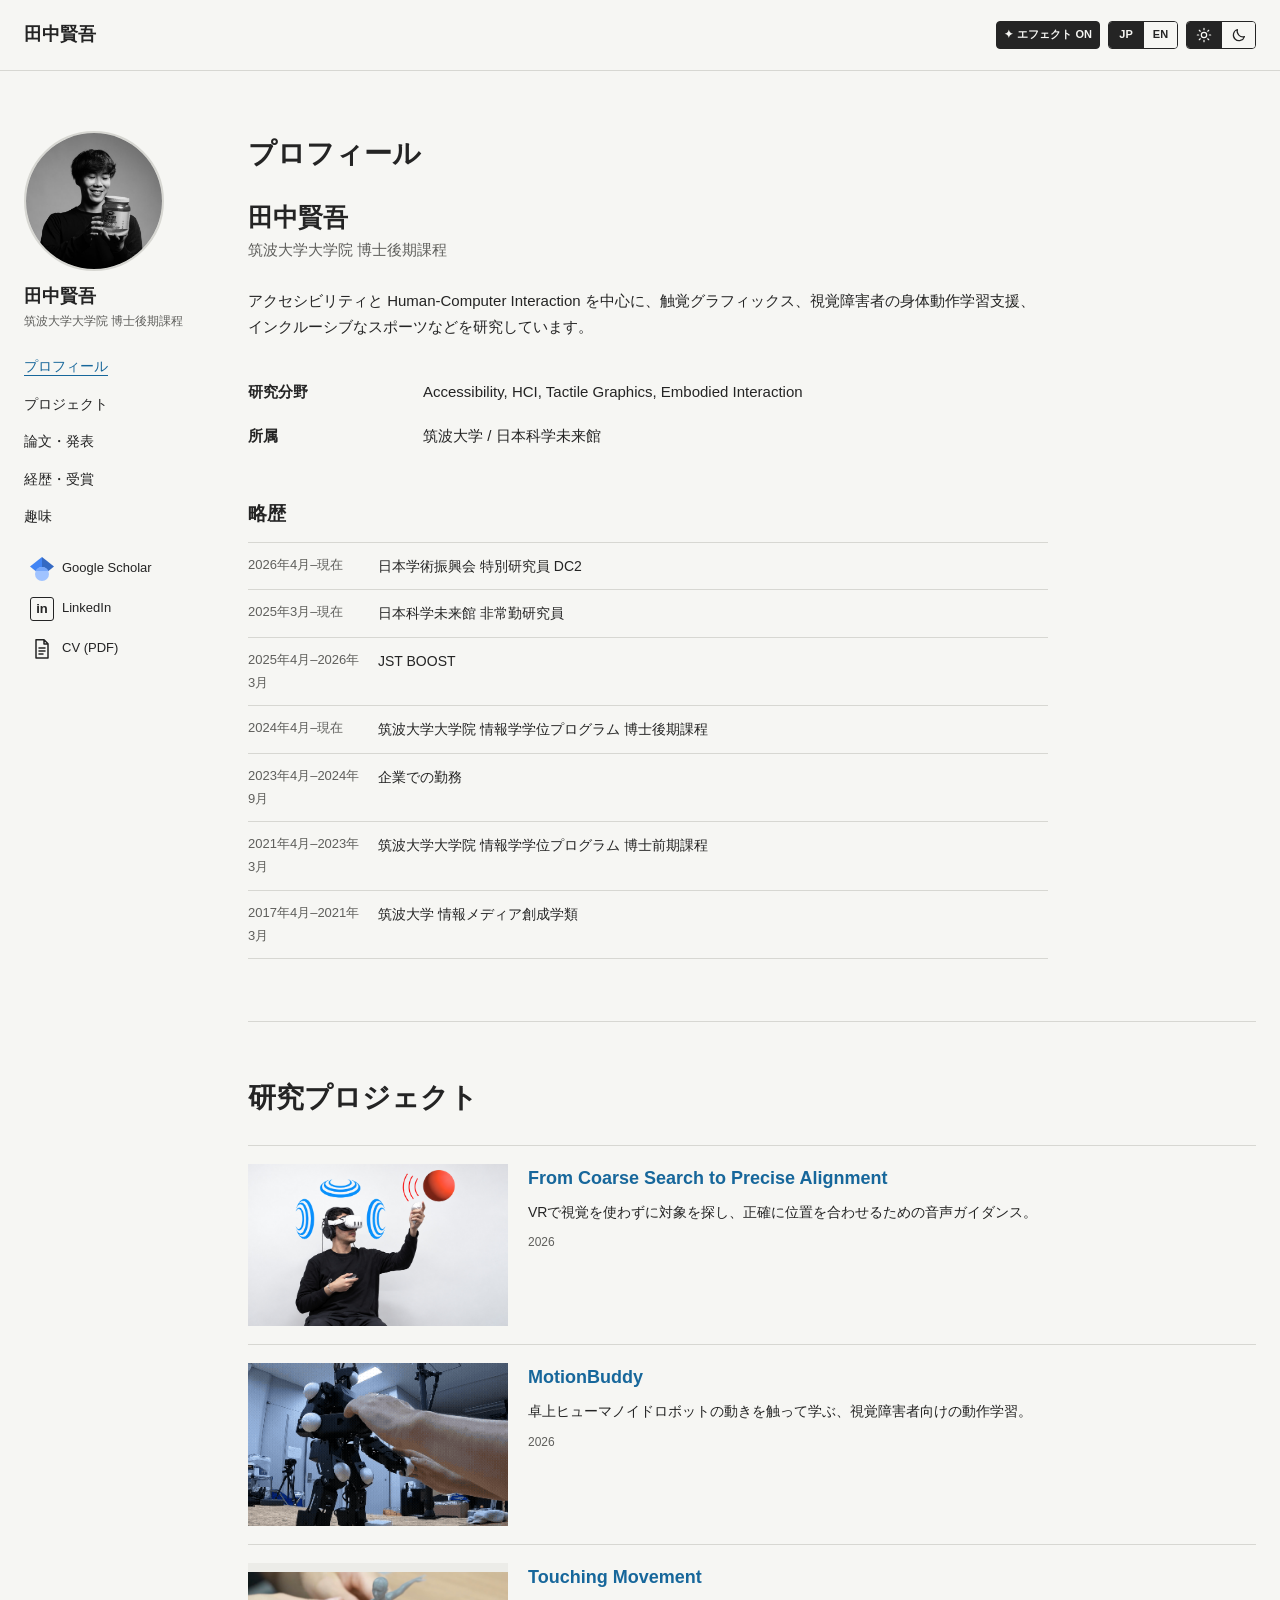
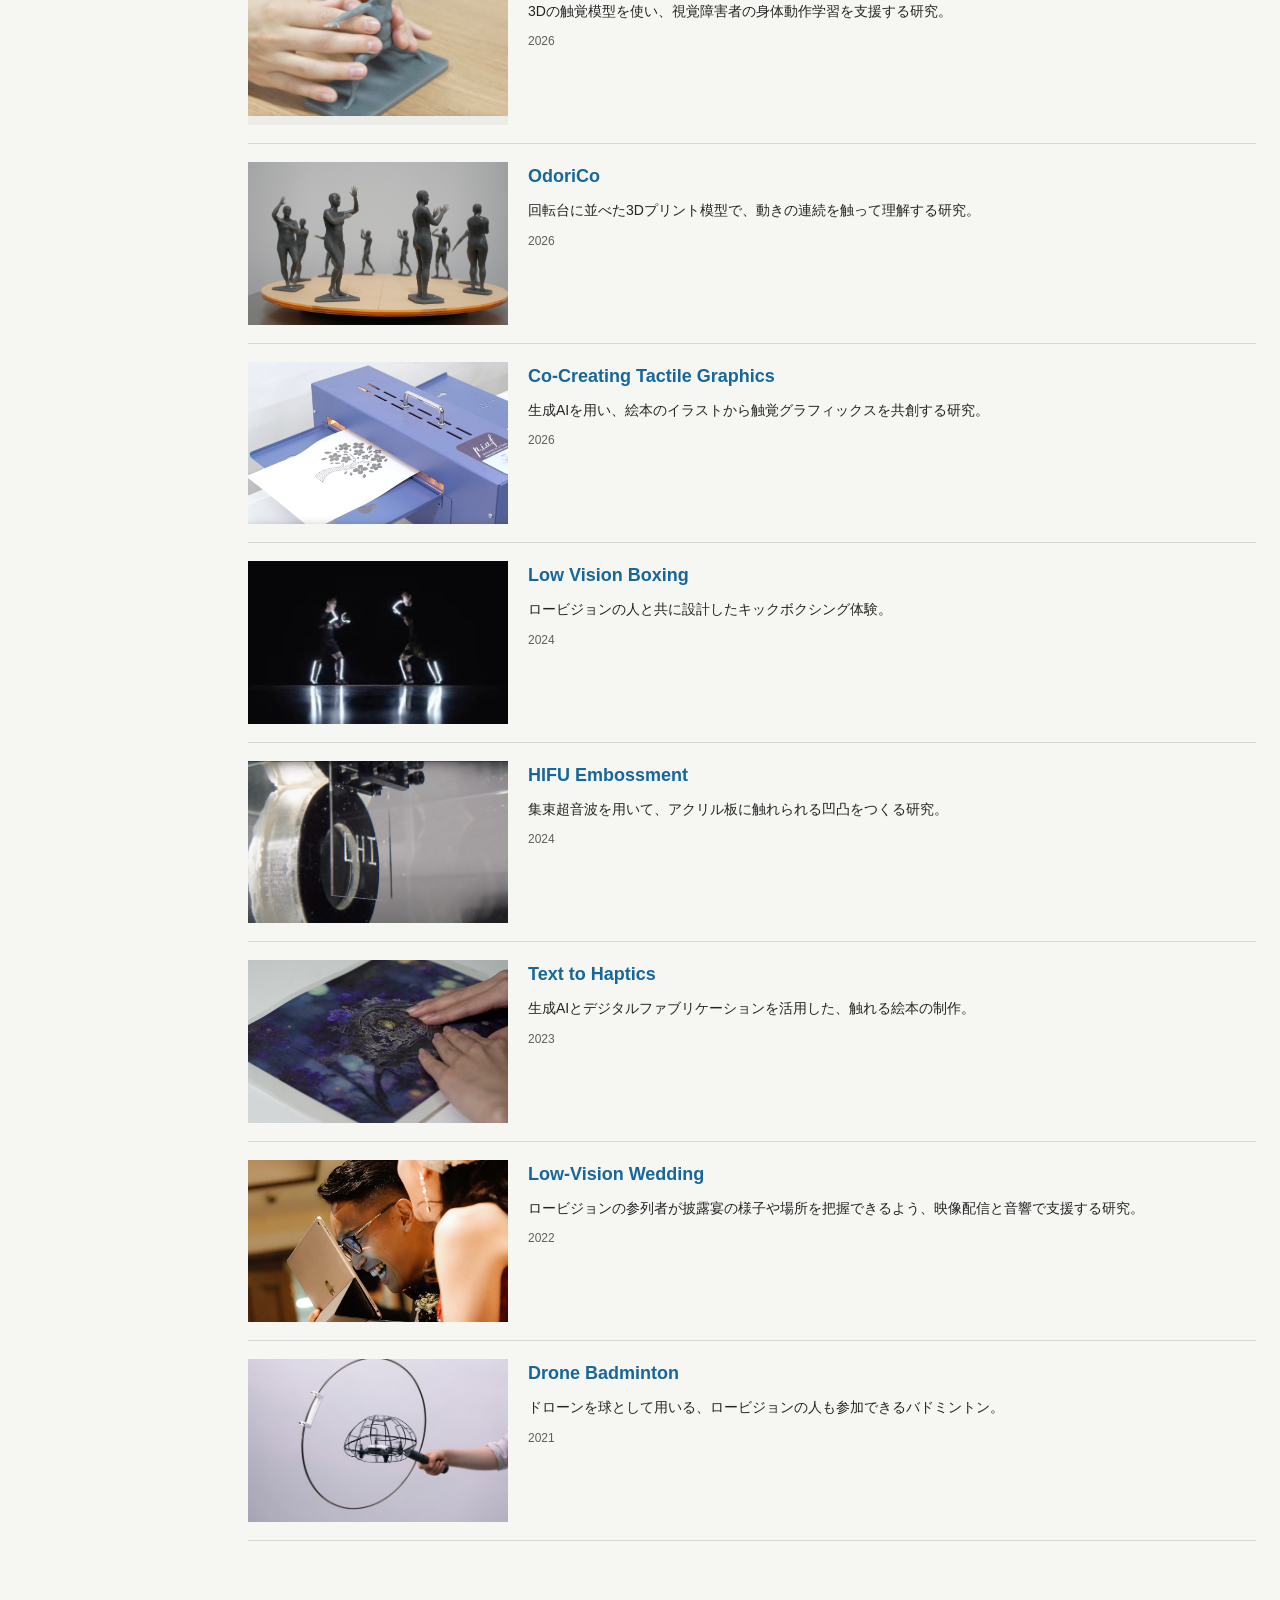
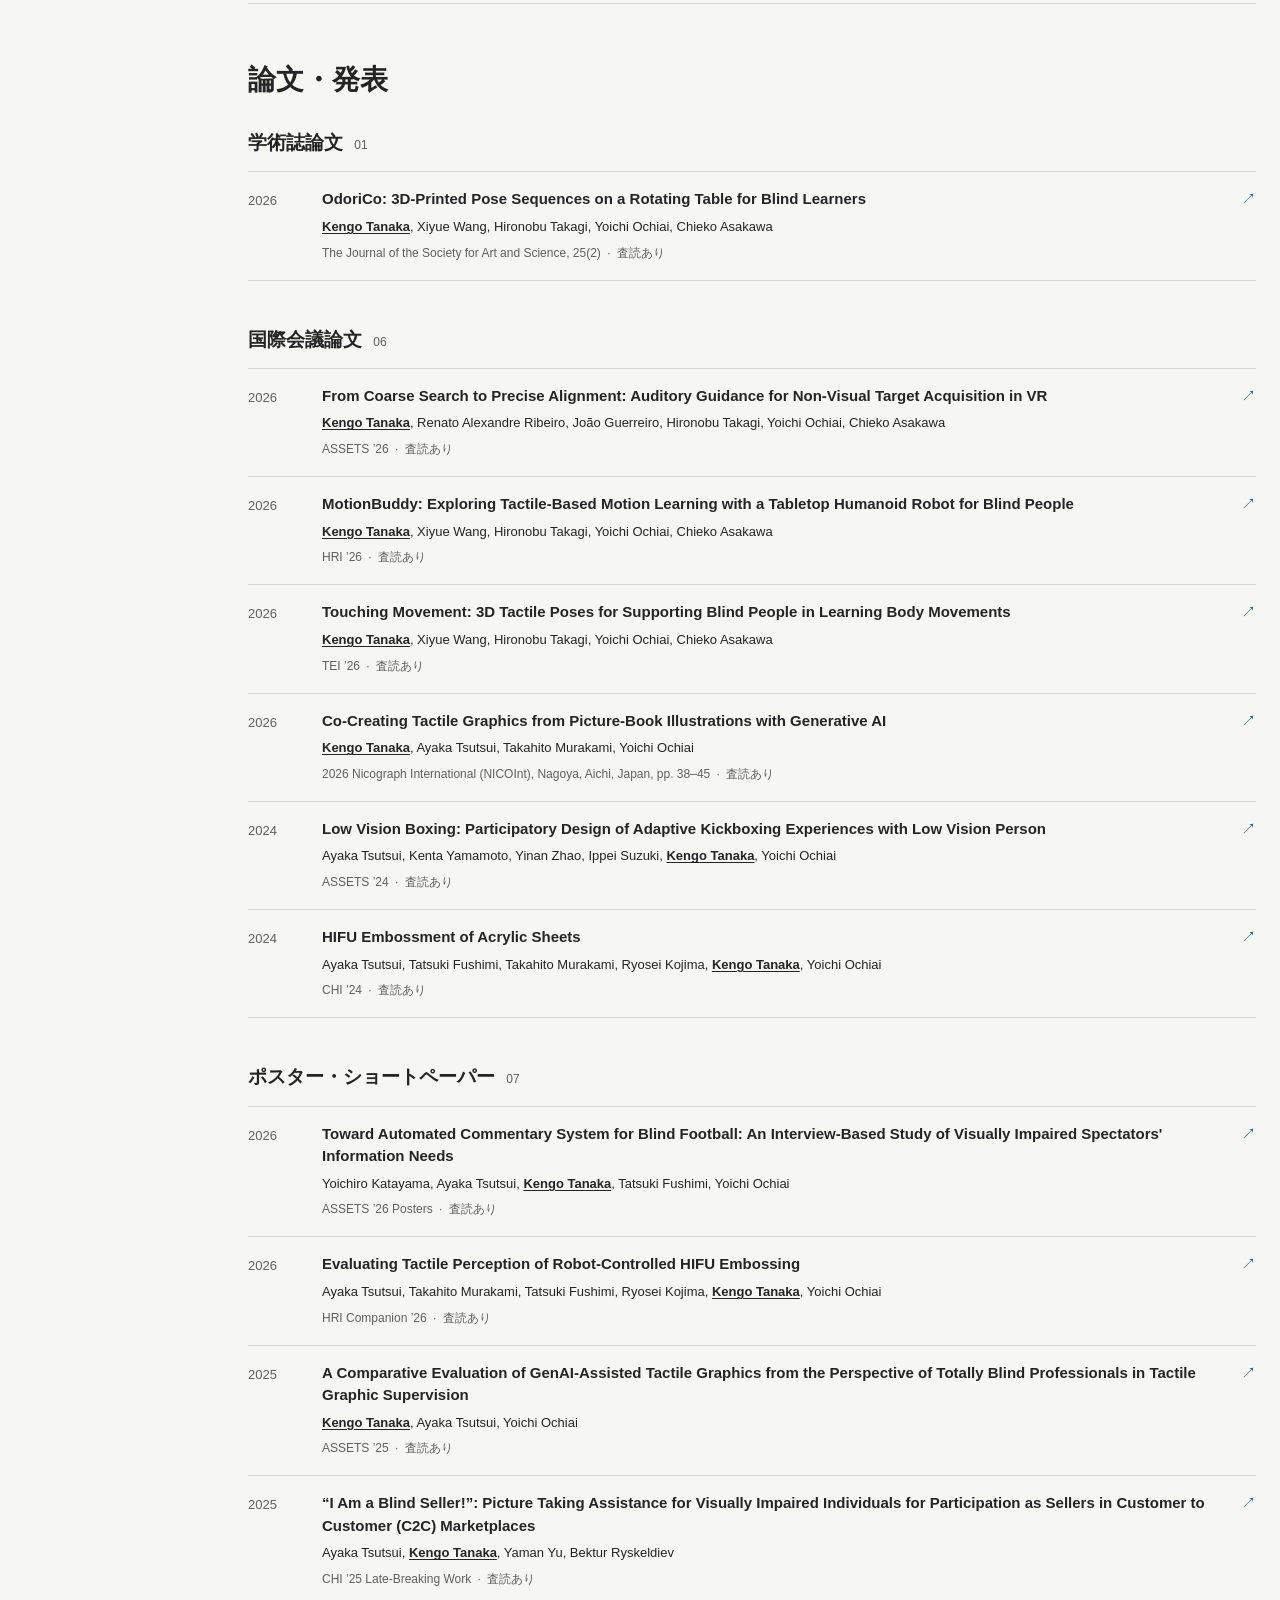
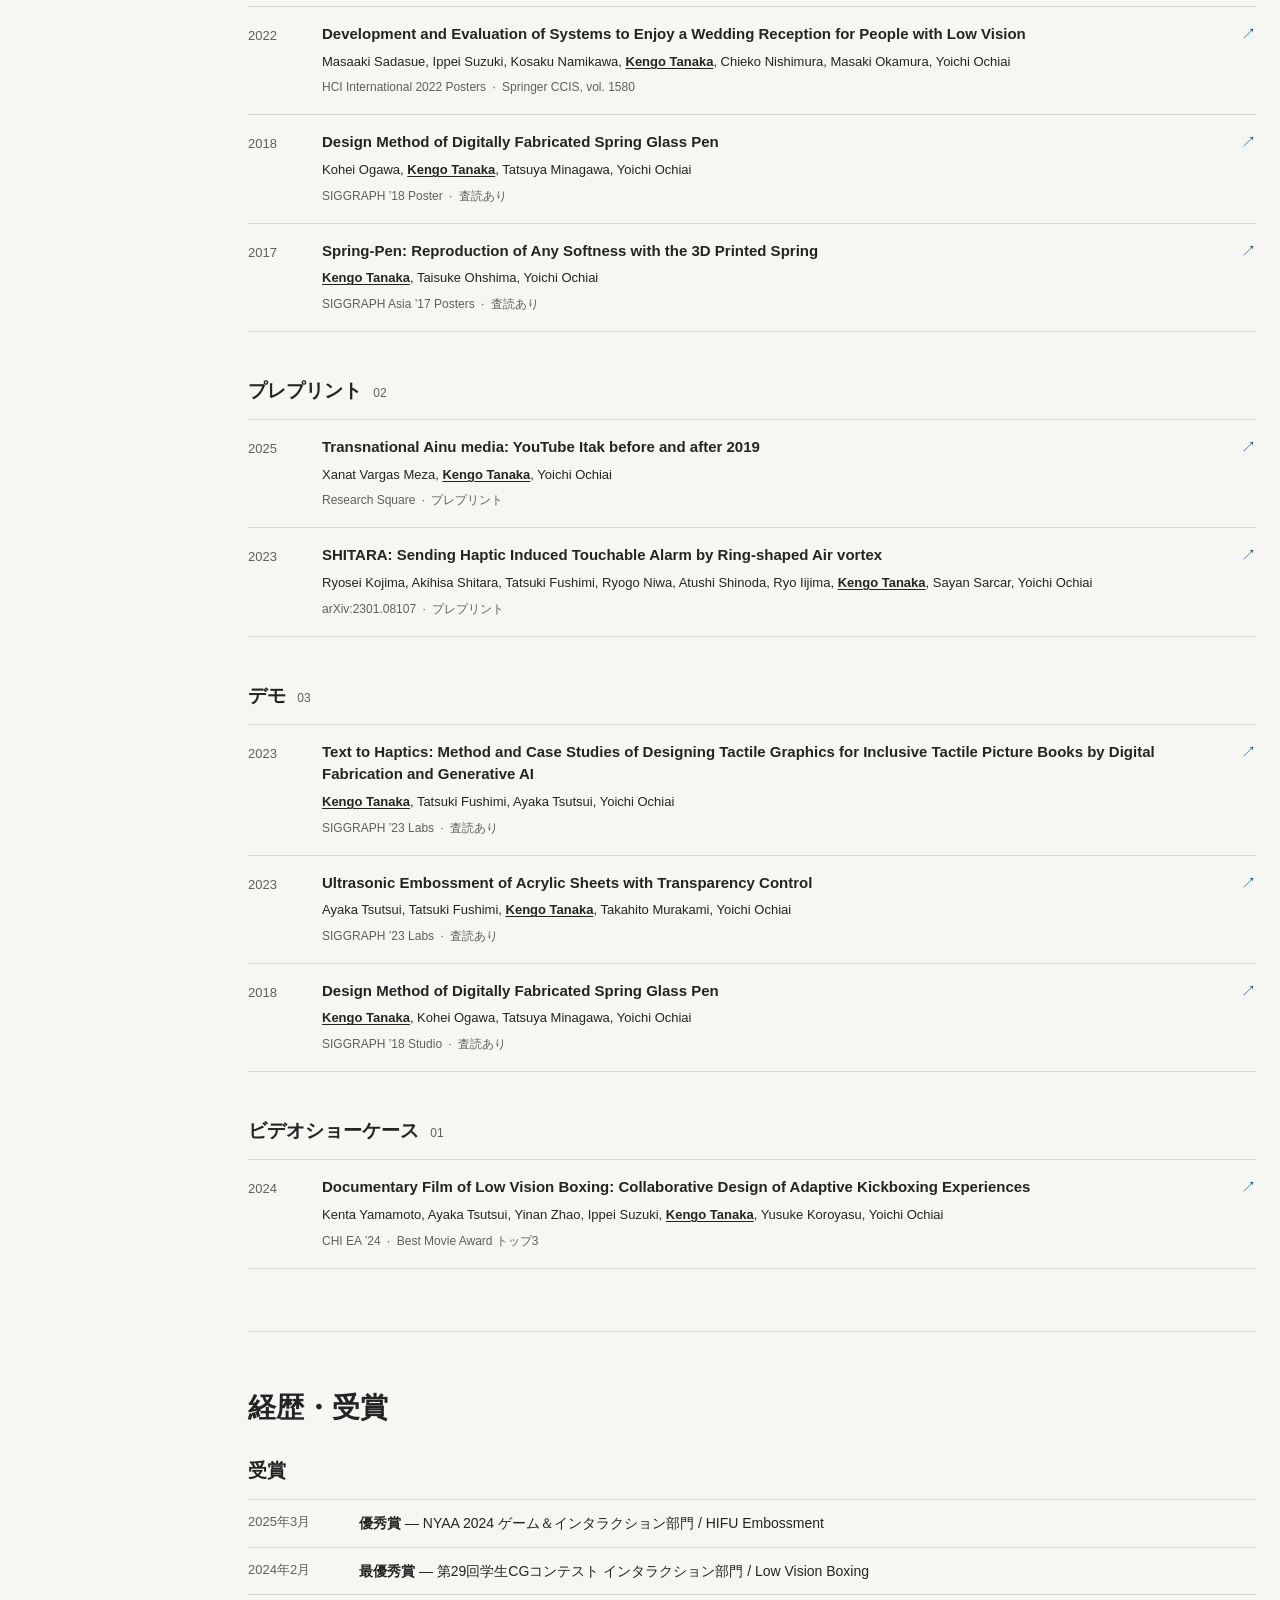
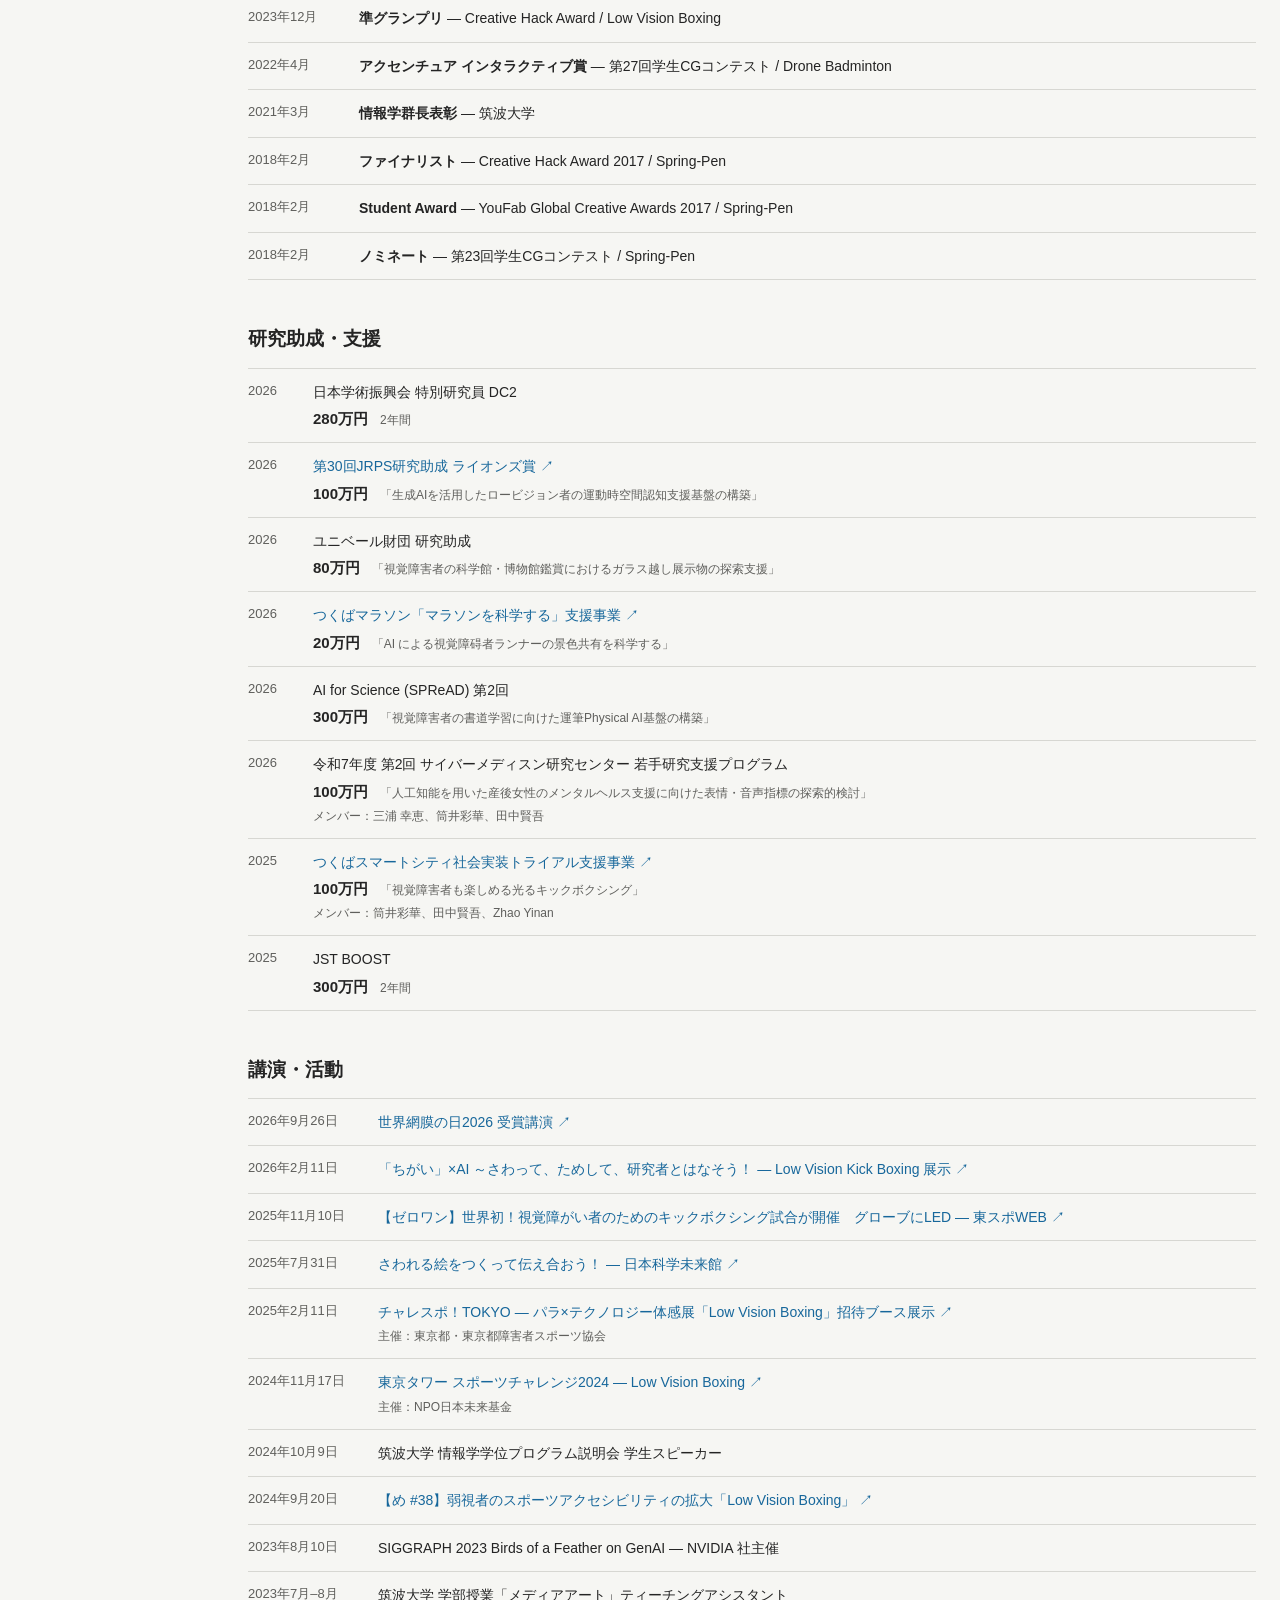
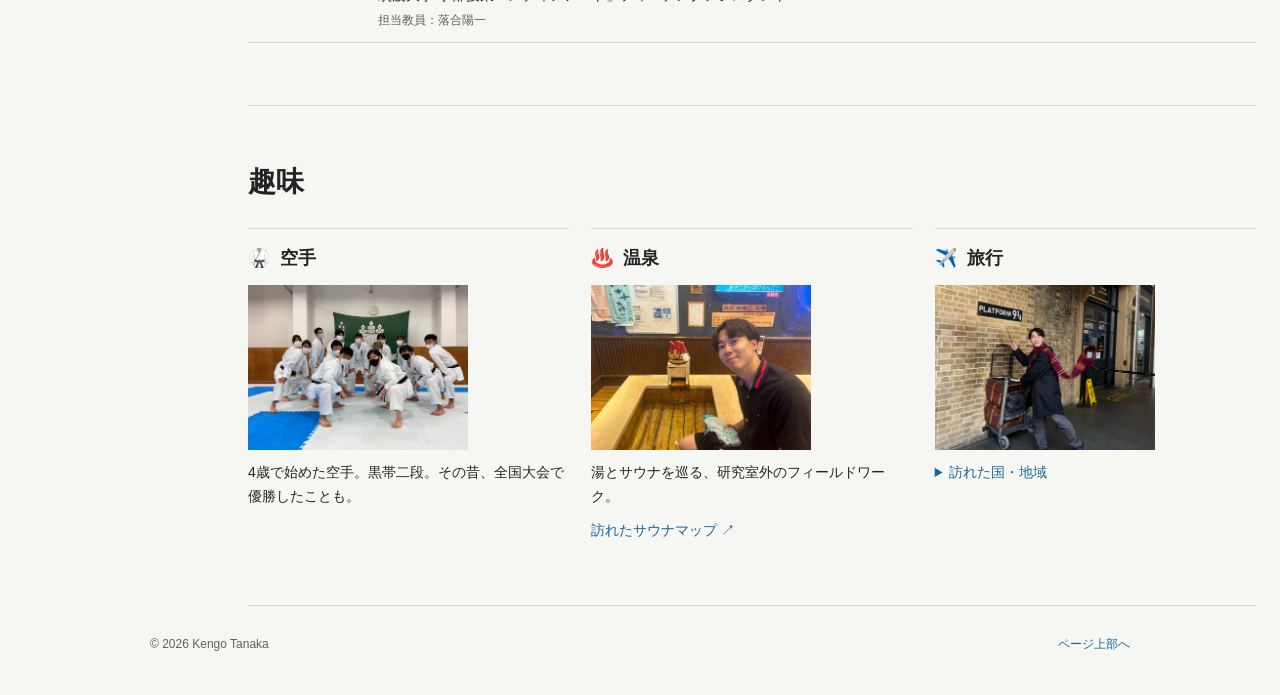
<file: index.html>
<!doctype html>
<html lang="ja">
  <head>
    <meta charset="utf-8">
    <meta name="viewport" content="width=device-width, initial-scale=1">
    <meta name="description" content="Kengo Tanakaのプロフィール、研究プロジェクト、論文、経歴、受賞歴。">
    <link rel="canonical" href="https://kengot1997.github.io/">
    <title>田中賢吾</title>
    <script>try { if (localStorage.getItem('kengo-theme') === 'dark') document.documentElement.dataset.theme = 'dark'; } catch (error) { /* Storage may be unavailable for local files. */ }</script>
    <link rel="stylesheet" href="style.css?v=20261112-15">
    <script src="i18n.js?v=20261112-17" defer></script>
    <script src="script.js?v=20261112-10" defer></script>
  </head>
  <body>
    <div id="top" aria-hidden="true"></div>
    <a class="skip-link" href="#main">本文へ移動</a>
    <header class="site-header">
      <div class="wrap header-inner">
        <a class="site-name" href="#top">田中賢吾</a>
        <div class="header-controls">
          <button class="effect-toggle" type="button" aria-pressed="true" aria-label="エフェクトをオフにする" title="エフェクト: ON"><span aria-hidden="true">✦</span> <span class="effect-name">Effect</span> <span>ON</span></button>
          <div class="control-group" role="group" aria-label="言語">
            <button type="button" data-language="ja" aria-pressed="true">JP</button>
            <button type="button" data-language="en" aria-pressed="false">EN</button>
          </div>
          <div class="control-group" role="group" aria-label="表示色">
            <button type="button" data-theme="light" aria-pressed="true" aria-label="白背景">
              <svg viewBox="0 0 24 24" aria-hidden="true" focusable="false"><circle cx="12" cy="12" r="4"/><path d="M12 2v2m0 16v2M4.93 4.93l1.42 1.42m11.3 11.3 1.42 1.42M2 12h2m16 0h2M4.93 19.07l1.42-1.42m11.3-11.3 1.42-1.42"/></svg>
            </button>
            <button type="button" data-theme="dark" aria-pressed="false" aria-label="黒背景">
              <svg viewBox="0 0 24 24" aria-hidden="true" focusable="false"><path d="M20.2 14.4A8.5 8.5 0 0 1 9.6 3.8 8.5 8.5 0 1 0 20.2 14.4Z"/></svg>
            </button>
          </div>
        </div>
      </div>
    </header>
    <div class="page-layout">
      <aside class="sidebar">
        <button class="portrait-media sidebar-photo" type="button" aria-label="ポートレートの動画を再生">
          <img src="assets/kengo-tanaka.jpg" width="500" height="500" alt="田中賢吾のポートレート">
          <video src="assets/kengo-tanaka-magic.mp4" poster="assets/kengo-tanaka.jpg" muted loop playsinline preload="none" aria-hidden="true"></video>
        </button>
        <div class="sidebar-identity">
          <strong class="person-name">田中賢吾</strong>
          <span>Ph.D. Student, University of Tsukuba</span>
        </div>
        <nav class="site-nav" aria-label="メインナビゲーション">
          <a href="#profile">Profile</a>
          <a href="#projects">Projects</a>
          <a href="#publications">Publications</a>
          <a href="#resume">Resume / CV</a>
          <a href="#hobby">Hobby</a>
        </nav>
        <div class="sidebar-external-links">
          <a class="sidebar-external-link" href="https://scholar.google.com/citations?user=uamlRTsAAAAJ&amp;hl=ja" target="_blank" rel="noopener noreferrer">
            <img src="assets/google-scholar.svg" width="24" height="24" alt="">
            <span>Google Scholar</span>
          </a>
          <a class="sidebar-external-link" href="https://www.linkedin.com/in/kengotanaka/" target="_blank" rel="noopener noreferrer">
            <span class="linkedin-mark" aria-hidden="true">in</span><span>LinkedIn</span>
          </a>
          <a class="sidebar-external-link" href="assets/Kengo_Tanaka_CV.pdf" target="_blank" rel="noopener noreferrer">
            <svg viewBox="0 0 24 24" aria-hidden="true" focusable="false"><path d="M6 2.75h8l4 4V21H6zM14 2.75V7h4M9 11h6M9 14h6M9 17h4"/></svg><span>CV (PDF)</span>
          </a>
        </div>
      </aside>
      <main id="main">
      <section id="profile" class="section profile-section" aria-labelledby="profile-title">
        <h1 id="profile-title">Profile</h1>
        <div class="profile-content">
          <div class="profile-top">
            <button class="portrait-media profile-photo" type="button" aria-label="ポートレートの動画を再生">
              <img src="assets/kengo-tanaka.jpg" width="500" height="500" alt="田中賢吾のポートレート">
              <video src="assets/kengo-tanaka-magic.mp4" poster="assets/kengo-tanaka.jpg" muted loop playsinline preload="none" aria-hidden="true"></video>
            </button>
            <div class="profile-intro">
              <h2 class="person-name">田中賢吾</h2>
              <p class="profile-role">Ph.D. Student, University of Tsukuba</p>
              <p>アクセシビリティと Human-Computer Interaction を中心に、触覚グラフィックス、視覚障害者の身体動作学習支援、インクルーシブなスポーツなどを研究しています。</p>
            </div>
          </div>
          <dl class="profile-details">
            <div><dt>Research interests</dt><dd>Accessibility, HCI, Tactile Graphics, Embodied Interaction</dd></div>
            <div><dt>Affiliation</dt><dd>University of Tsukuba / Miraikan</dd></div>
          </dl>
          <div class="bio">
            <h3>Bio</h3>
            <ol class="plain-list bio-list">
              <li><span>2026年4月–現在</span><p>日本学術振興会 特別研究員 DC2</p></li>
              <li><span>2025年3月–現在</span><p>日本科学未来館 非常勤研究員</p></li>
              <li><span>2025年4月–2026年3月</span><p>JST BOOST</p></li>
              <li><span>2024年4月–現在</span><p>筑波大学大学院 情報学学位プログラム 博士後期課程</p></li>
              <li><span>2023年4月–2024年9月</span><p>企業での勤務</p></li>
              <li><span>2021年4月–2023年3月</span><p>筑波大学大学院 情報学学位プログラム 博士前期課程</p></li>
              <li><span>2017年4月–2021年3月</span><p>筑波大学 情報メディア創成学類</p></li>
            </ol>
          </div>
        </div>
      </section>
      <section id="projects" class="section" aria-labelledby="projects-title">
        <h2 id="projects-title">Research Projects</h2>
        <div class="project-list">
          <article class="project-entry">
            <img src="assets/from-coarse-search.jpg" width="1536" height="1024" loading="lazy" alt="VRヘッドセットと音声ガイダンスを使い、手を対象へ伸ばす様子">
            <div><h3><a href="https://doi.org/10.1145/3797867.3828980" target="_blank" rel="noopener noreferrer">From Coarse Search to Precise Alignment</a></h3><p>VRで視覚を使わずに対象を探し、正確に位置を合わせるための音声ガイダンス。</p><p class="project-meta">2026</p></div>
          </article>
          <article class="project-entry">
            <picture>
              <source media="(prefers-reduced-motion: reduce)" srcset="assets/motionbuddy-still.jpg">
              <img src="assets/motionbuddy.gif" width="356" height="200" loading="lazy" alt="手で卓上ヒューマノイドロボットに触れ、動きを確認する様子">
            </picture>
            <div><h3><a href="https://doi.org/10.1145/3757279.3788660" target="_blank" rel="noopener noreferrer">MotionBuddy</a></h3><p>卓上ヒューマノイドロボットの動きを触って学ぶ、視覚障害者向けの動作学習。</p><p class="project-meta">2026</p></div>
          </article>
          <article class="project-entry">
            <img class="project-image-contain" src="assets/touching-movement.jpg" width="1200" height="666" loading="lazy" alt="手で3Dプリントされた身体ポーズの触覚模型に触れている様子">
            <div><h3><a href="https://doi.org/10.1145/3731459.3773325" target="_blank" rel="noopener noreferrer">Touching Movement</a></h3><p>3Dの触覚模型を使い、視覚障害者の身体動作学習を支援する研究。</p><p class="project-meta">2026</p></div>
          </article>
          <article class="project-entry">
            <img src="assets/odorico.jpg" width="1700" height="936" loading="lazy" alt="回転台に置かれた、踊りのポーズを示す複数の3Dプリント模型">
            <div><h3><a href="https://www.art-science.org/journal/v25n2/v25n2-13/artsci-v25n2-13.pdf" target="_blank" rel="noopener noreferrer">OdoriCo</a></h3><p>回転台に並べた3Dプリント模型で、動きの連続を触って理解する研究。</p><p class="project-meta">2026</p></div>
          </article>
          <article class="project-entry">
            <img src="assets/tactile-graphics-fabrication.jpg" width="1200" height="644" loading="lazy" alt="青紫色の装置から桜の触覚グラフィックスを印刷した紙が出てくる様子">
            <div><h3><a href="https://doi.org/10.23919/NICOIntCPS00076.2026.00019" target="_blank" rel="noopener noreferrer">Co-Creating Tactile Graphics</a></h3><p>生成AIを用い、絵本のイラストから触覚グラフィックスを共創する研究。</p><p class="project-meta">2026</p></div>
          </article>
          <article class="project-entry">
            <img src="assets/low-vision-boxing.jpg" width="560" height="379" loading="lazy" alt="発光する装具を着けて向かい合う二人のボクサー">
            <div><h3><a href="https://doi.org/10.1145/3663548.3675619" target="_blank" rel="noopener noreferrer">Low Vision Boxing</a></h3><p>ロービジョンの人と共に設計したキックボクシング体験。</p><p class="project-meta">2024</p></div>
          </article>
          <article class="project-entry">
            <img src="assets/hifu-embossment.jpg" width="1200" height="669" loading="lazy" alt="「HI」の文字が写る透明なアクリル板と超音波加工装置">
            <div><h3><a href="https://doi.org/10.1145/3613904.3642890" target="_blank" rel="noopener noreferrer">HIFU Embossment</a></h3><p>集束超音波を用いて、アクリル板に触れられる凹凸をつくる研究。</p><p class="project-meta">2024</p></div>
          </article>
          <article class="project-entry">
            <img src="assets/text-to-haptics.jpg" width="1100" height="618" loading="lazy" alt="触覚グラフィックスを印刷した絵本に手で触れている様子">
            <div><h3><a href="https://doi.org/10.1145/3588029.3595471" target="_blank" rel="noopener noreferrer">Text to Haptics</a></h3><p>生成AIとデジタルファブリケーションを活用した、触れる絵本の制作。</p><p class="project-meta">2023</p></div>
          </article>
          <article class="project-entry">
            <img src="assets/low-vision-wedding.jpg" width="1000" height="562" loading="lazy" alt="タブレットで披露宴の映像を見る新郎">
            <div><h3><a href="https://digitalnature.slis.tsukuba.ac.jp/2021/12/low-vision-wedding/" target="_blank" rel="noopener noreferrer">Low-Vision Wedding</a></h3><p>ロービジョンの参列者が披露宴の様子や場所を把握できるよう、映像配信と音響で支援する研究。</p><p class="project-meta">2022</p></div>
          </article>
          <article class="project-entry">
            <img src="assets/drone-badminton.jpg" width="1100" height="825" loading="lazy" alt="リング状のラケットの中央を飛ぶドローン">
            <div><h3><a href="https://digitalnature.slis.tsukuba.ac.jp/?p=10902" target="_blank" rel="noopener noreferrer">Drone Badminton</a></h3><p>ドローンを球として用いる、ロービジョンの人も参加できるバドミントン。</p><p class="project-meta">2021</p></div>
          </article>
        </div>
      </section>
      <section id="publications" class="section" aria-labelledby="publications-title">
        <h2 id="publications-title">Publications</h2>
<div class="pub-groups">
            <div class="pub-group"><h3>Journal Papers <span>01</span></h3><div class="pub-list">
              <article class="pub-item"><div class="pub-year">2026</div><div class="pub-body"><h4>OdoriCo: 3D-Printed Pose Sequences on a Rotating Table for Blind Learners</h4><p><strong class="self-name">Kengo Tanaka</strong>, Xiyue Wang, Hironobu Takagi, Yoichi Ochiai, Chieko Asakawa</p><div class="pub-venue">The Journal of the Society for Art and Science, 25(2) <span>·</span> Peer reviewed</div></div><a href="https://www.art-science.org/journal/v25n2/v25n2-13/artsci-v25n2-13.pdf" target="_blank" rel="noopener noreferrer" aria-label="OdoriCo のPDFを開く">↗</a></article>
            </div></div>
            <div class="pub-group"><h3>International Conferences <span>06</span></h3><div class="pub-list">
              <article class="pub-item"><div class="pub-year">2026</div><div class="pub-body"><h4>From Coarse Search to Precise Alignment: Auditory Guidance for Non-Visual Target Acquisition in VR</h4><p><strong class="self-name">Kengo Tanaka</strong>, Renato Alexandre Ribeiro, João Guerreiro, Hironobu Takagi, Yoichi Ochiai, Chieko Asakawa</p><div class="pub-venue">ASSETS ’26 <span>·</span> Peer reviewed</div></div><a href="https://doi.org/10.1145/3797867.3828980" target="_blank" rel="noopener noreferrer" aria-label="From Coarse Search to Precise Alignment を開く">↗</a></article>
              <article class="pub-item"><div class="pub-year">2026</div><div class="pub-body"><h4>MotionBuddy: Exploring Tactile-Based Motion Learning with a Tabletop Humanoid Robot for Blind People</h4><p><strong class="self-name">Kengo Tanaka</strong>, Xiyue Wang, Hironobu Takagi, Yoichi Ochiai, Chieko Asakawa</p><div class="pub-venue">HRI ’26 <span>·</span> Peer reviewed</div></div><a href="https://doi.org/10.1145/3757279.3788660" target="_blank" rel="noopener noreferrer" aria-label="MotionBuddy を開く">↗</a></article>
              <article class="pub-item"><div class="pub-year">2026</div><div class="pub-body"><h4>Touching Movement: 3D Tactile Poses for Supporting Blind People in Learning Body Movements</h4><p><strong class="self-name">Kengo Tanaka</strong>, Xiyue Wang, Hironobu Takagi, Yoichi Ochiai, Chieko Asakawa</p><div class="pub-venue">TEI ’26 <span>·</span> Peer reviewed</div></div><a href="https://doi.org/10.1145/3731459.3773325" target="_blank" rel="noopener noreferrer" aria-label="Touching Movement を開く">↗</a></article>
              <article class="pub-item"><div class="pub-year">2026</div><div class="pub-body"><h4>Co-Creating Tactile Graphics from Picture-Book Illustrations with Generative AI</h4><p><strong class="self-name">Kengo Tanaka</strong>, Ayaka Tsutsui, Takahito Murakami, Yoichi Ochiai</p><div class="pub-venue">2026 Nicograph International (NICOInt), Nagoya, Aichi, Japan, pp. 38–45 <span>·</span> Peer reviewed</div></div><a href="https://doi.org/10.23919/NICOIntCPS00076.2026.00019" target="_blank" rel="noopener noreferrer" aria-label="Co-Creating Tactile Graphics を開く">↗</a></article>
              <article class="pub-item"><div class="pub-year">2024</div><div class="pub-body"><h4>Low Vision Boxing: Participatory Design of Adaptive Kickboxing Experiences with Low Vision Person</h4><p>Ayaka Tsutsui, Kenta Yamamoto, Yinan Zhao, Ippei Suzuki, <strong class="self-name">Kengo Tanaka</strong>, Yoichi Ochiai</p><div class="pub-venue">ASSETS ’24 <span>·</span> Peer reviewed</div></div><a href="https://doi.org/10.1145/3663548.3675619" target="_blank" rel="noopener noreferrer" aria-label="Low Vision Boxing を開く">↗</a></article>
              <article class="pub-item"><div class="pub-year">2024</div><div class="pub-body"><h4>HIFU Embossment of Acrylic Sheets</h4><p>Ayaka Tsutsui, Tatsuki Fushimi, Takahito Murakami, Ryosei Kojima, <strong class="self-name">Kengo Tanaka</strong>, Yoichi Ochiai</p><div class="pub-venue">CHI ’24 <span>·</span> Peer reviewed</div></div><a href="https://doi.org/10.1145/3613904.3642890" target="_blank" rel="noopener noreferrer" aria-label="HIFU Embossment を開く">↗</a></article>
            </div></div>
            <div class="pub-group"><h3>Posters & short papers <span>07</span></h3><div class="pub-list">
              <article class="pub-item"><div class="pub-year">2026</div><div class="pub-body"><h4>Toward Automated Commentary System for Blind Football: An Interview-Based Study of Visually Impaired Spectators' Information Needs</h4><p>Yoichiro Katayama, Ayaka Tsutsui, <strong class="self-name">Kengo Tanaka</strong>, Tatsuki Fushimi, Yoichi Ochiai</p><div class="pub-venue">ASSETS ’26 Posters <span>·</span> Peer reviewed</div></div><a href="https://doi.org/10.1145/3797867.3841225" target="_blank" rel="noopener noreferrer" aria-label="Toward Automated Commentary System for Blind Football を開く">↗</a></article>
              <article class="pub-item"><div class="pub-year">2026</div><div class="pub-body"><h4>Evaluating Tactile Perception of Robot-Controlled HIFU Embossing</h4><p>Ayaka Tsutsui, Takahito Murakami, Tatsuki Fushimi, Ryosei Kojima, <strong class="self-name">Kengo Tanaka</strong>, Yoichi Ochiai</p><div class="pub-venue">HRI Companion ’26 <span>·</span> Peer reviewed</div></div><a href="https://doi.org/10.1145/3776734.3794457" target="_blank" rel="noopener noreferrer" aria-label="Evaluating Tactile Perception を開く">↗</a></article>
              <article class="pub-item"><div class="pub-year">2025</div><div class="pub-body"><h4>A Comparative Evaluation of GenAI-Assisted Tactile Graphics from the Perspective of Totally Blind Professionals in Tactile Graphic Supervision</h4><p><strong class="self-name">Kengo Tanaka</strong>, Ayaka Tsutsui, Yoichi Ochiai</p><div class="pub-venue">ASSETS ’25 <span>·</span> Peer reviewed</div></div><a href="https://doi.org/10.1145/3663547.3759740" target="_blank" rel="noopener noreferrer" aria-label="A Comparative Evaluation を開く">↗</a></article>
              <article class="pub-item"><div class="pub-year">2025</div><div class="pub-body"><h4>“I Am a Blind Seller!”: Picture Taking Assistance for Visually Impaired Individuals for Participation as Sellers in Customer to Customer (C2C) Marketplaces</h4><p>Ayaka Tsutsui, <strong class="self-name">Kengo Tanaka</strong>, Yaman Yu, Bektur Ryskeldiev</p><div class="pub-venue">CHI ’25 Late-Breaking Work <span>·</span> Peer reviewed</div></div><a href="https://doi.org/10.1145/3706599.3720150" target="_blank" rel="noopener noreferrer" aria-label="I Am a Blind Seller を開く">↗</a></article>
              <article class="pub-item"><div class="pub-year">2022</div><div class="pub-body"><h4>Development and Evaluation of Systems to Enjoy a Wedding Reception for People with Low Vision</h4><p>Masaaki Sadasue, Ippei Suzuki, Kosaku Namikawa, <strong class="self-name">Kengo Tanaka</strong>, Chieko Nishimura, Masaki Okamura, Yoichi Ochiai</p><div class="pub-venue">HCI International 2022 Posters <span>·</span> Springer CCIS, vol. 1580</div></div><a href="https://doi.org/10.1007/978-3-031-06417-3_79" target="_blank" rel="noopener noreferrer" aria-label="Development and Evaluation of Systems to Enjoy a Wedding Reception を開く">↗</a></article>
              <article class="pub-item"><div class="pub-year">2018</div><div class="pub-body"><h4>Design Method of Digitally Fabricated Spring Glass Pen</h4><p>Kohei Ogawa, <strong class="self-name">Kengo Tanaka</strong>, Tatsuya Minagawa, Yoichi Ochiai</p><div class="pub-venue">SIGGRAPH ’18 Poster <span>·</span> Peer reviewed</div></div><a href="https://doi.org/10.1145/3230744.3230809" target="_blank" rel="noopener noreferrer" aria-label="Spring Glass Pen Poster を開く">↗</a></article>
              <article class="pub-item"><div class="pub-year">2017</div><div class="pub-body"><h4>Spring-Pen: Reproduction of Any Softness with the 3D Printed Spring</h4><p><strong class="self-name">Kengo Tanaka</strong>, Taisuke Ohshima, Yoichi Ochiai</p><div class="pub-venue">SIGGRAPH Asia ’17 Posters <span>·</span> Peer reviewed</div></div><a href="https://doi.org/10.1145/3145690.3145732" target="_blank" rel="noopener noreferrer" aria-label="Spring-Pen を開く">↗</a></article>
            </div></div>
            <div class="pub-group"><h3>Preprints <span>02</span></h3><div class="pub-list">
              <article class="pub-item"><div class="pub-year">2025</div><div class="pub-body"><h4>Transnational Ainu media: YouTube Itak before and after 2019</h4><p>Xanat Vargas Meza, <strong class="self-name">Kengo Tanaka</strong>, Yoichi Ochiai</p><div class="pub-venue">Research Square <span>·</span> Preprint</div></div><a href="https://doi.org/10.21203/rs.3.rs-8265421/v1" target="_blank" rel="noopener noreferrer" aria-label="Transnational Ainu media を開く">↗</a></article>
              <article class="pub-item"><div class="pub-year">2023</div><div class="pub-body"><h4>SHITARA: Sending Haptic Induced Touchable Alarm by Ring-shaped Air vortex</h4><p>Ryosei Kojima, Akihisa Shitara, Tatsuki Fushimi, Ryogo Niwa, Atushi Shinoda, Ryo Iijima, <strong class="self-name">Kengo Tanaka</strong>, Sayan Sarcar, Yoichi Ochiai</p><div class="pub-venue">arXiv:2301.08107 <span>·</span> Preprint</div></div><a href="https://doi.org/10.48550/arXiv.2301.08107" target="_blank" rel="noopener noreferrer" aria-label="SHITARA を開く">↗</a></article>
            </div></div>
            <div class="pub-group"><h3>Demos <span>03</span></h3><div class="pub-list">
              <article class="pub-item"><div class="pub-year">2023</div><div class="pub-body"><h4>Text to Haptics: Method and Case Studies of Designing Tactile Graphics for Inclusive Tactile Picture Books by Digital Fabrication and Generative AI</h4><p><strong class="self-name">Kengo Tanaka</strong>, Tatsuki Fushimi, Ayaka Tsutsui, Yoichi Ochiai</p><div class="pub-venue">SIGGRAPH ’23 Labs <span>·</span> Peer reviewed</div></div><a href="https://doi.org/10.1145/3588029.3595471" target="_blank" rel="noopener noreferrer" aria-label="Text to Haptics を開く">↗</a></article>
              <article class="pub-item"><div class="pub-year">2023</div><div class="pub-body"><h4>Ultrasonic Embossment of Acrylic Sheets with Transparency Control</h4><p>Ayaka Tsutsui, Tatsuki Fushimi, <strong class="self-name">Kengo Tanaka</strong>, Takahito Murakami, Yoichi Ochiai</p><div class="pub-venue">SIGGRAPH ’23 Labs <span>·</span> Peer reviewed</div></div><a href="https://doi.org/10.1145/3588029.3595475" target="_blank" rel="noopener noreferrer" aria-label="Ultrasonic Embossment を開く">↗</a></article>
              <article class="pub-item"><div class="pub-year">2018</div><div class="pub-body"><h4>Design Method of Digitally Fabricated Spring Glass Pen</h4><p><strong class="self-name">Kengo Tanaka</strong>, Kohei Ogawa, Tatsuya Minagawa, Yoichi Ochiai</p><div class="pub-venue">SIGGRAPH ’18 Studio <span>·</span> Peer reviewed</div></div><a href="https://doi.org/10.1145/3214822.3214825" target="_blank" rel="noopener noreferrer" aria-label="Spring Glass Pen Studio を開く">↗</a></article>
            </div></div>
            <div class="pub-group"><h3>Video showcase <span>01</span></h3><div class="pub-list">
              <article class="pub-item"><div class="pub-year">2024</div><div class="pub-body"><h4>Documentary Film of Low Vision Boxing: Collaborative Design of Adaptive Kickboxing Experiences</h4><p>Kenta Yamamoto, Ayaka Tsutsui, Yinan Zhao, Ippei Suzuki, <strong class="self-name">Kengo Tanaka</strong>, Yusuke Koroyasu, Yoichi Ochiai</p><div class="pub-venue">CHI EA ’24 <span>·</span> Best Movie Award Top 3</div></div><a href="https://doi.org/10.1145/3613905.3649124" target="_blank" rel="noopener noreferrer" aria-label="Low Vision Boxing documentary を開く">↗</a></article>
            </div></div>
          </div>
      </section>
      <section id="resume" class="section" aria-labelledby="resume-title">
        <h2 id="resume-title">Resume / CV</h2>
        <div class="more-grid">
          <section class="detail-block" aria-labelledby="awards-heading"><h3 id="awards-heading">Awards</h3><ul class="plain-list awards-list">
                <li><span>2025年3月</span><p><strong>優秀賞</strong> — NYAA 2024 ゲーム＆インタラクション部門 / HIFU Embossment</p></li>
                <li><span>2024年2月</span><p><strong>最優秀賞</strong> — 第29回学生CGコンテスト インタラクション部門 / Low Vision Boxing</p></li>
                <li><span>2023年12月</span><p><strong>準グランプリ</strong> — Creative Hack Award / Low Vision Boxing</p></li>
                <li><span>2022年4月</span><p><strong>アクセンチュア インタラクティブ賞</strong> — 第27回学生CGコンテスト / Drone Badminton</p></li>
                <li><span>2021年3月</span><p><strong>情報学群長表彰</strong> — 筑波大学</p></li>
                <li><span>2018年2月</span><p><strong>ファイナリスト</strong> — Creative Hack Award 2017 / Spring-Pen</p></li>
                <li><span>2018年2月</span><p><strong>Student Award</strong> — YouFab Global Creative Awards 2017 / Spring-Pen</p></li>
                <li><span>2018年2月</span><p><strong>ノミネート</strong> — 第23回学生CGコンテスト / Spring-Pen</p></li>
              </ul></section>
          <section class="detail-block" aria-labelledby="grants-heading"><h3 id="grants-heading">Grants & fellowships</h3><ul class="plain-list grants-list">
                <li><span>2026</span><p>日本学術振興会 特別研究員 DC2<small class="grant-details"><strong class="grant-amount">280万円</strong><span>2年間</span></small></p></li>
                <li><span>2026</span><p><a href="https://jrps.org/blog/2026/06/24/%E7%AC%AC30%E5%9B%9Ejrps%E7%A0%94%E7%A9%B6%E5%8A%A9%E6%88%90%E5%8F%97%E8%B3%9E%E8%80%85%E7%99%BA%E8%A1%A8%EF%BC%81%EF%BC%81/" target="_blank" rel="noopener noreferrer">第30回JRPS研究助成 ライオンズ賞 ↗</a><small class="grant-details"><strong class="grant-amount">100万円</strong><span>「生成AIを活用したロービジョン者の運動時空間認知支援基盤の構築」</span></small></p></li>
                <li><span>2026</span><p>ユニベール財団 研究助成<small class="grant-details"><strong class="grant-amount">80万円</strong><span>「視覚障害者の科学館・博物館鑑賞におけるガラス越し展示物の探索支援」</span></small></p></li>
                <li><span>2026</span><p><a href="https://www.tsukuba-marathon.com/page/page000280.html" target="_blank" rel="noopener noreferrer">つくばマラソン「マラソンを科学する」支援事業 ↗</a><small class="grant-details"><strong class="grant-amount">20万円</strong><span>「AI による視覚障碍者ランナーの景色共有を科学する」</span></small></p></li>
                <li><span>2026</span><p>AI for Science (SPReAD) 第2回<small class="grant-details"><strong class="grant-amount">300万円</strong><span>「視覚障害者の書道学習に向けた運筆Physical AI基盤の構築」</span></small></p></li>
                <li><span>2026</span><p>令和7年度 第2回 サイバーメディスン研究センター 若手研究支援プログラム<small class="grant-details"><strong class="grant-amount">100万円</strong><span>「人工知能を用いた産後女性のメンタルヘルス支援に向けた表情・音声指標の探索的検討」</span></small><small>メンバー：三浦 幸恵、筒井彩華、田中賢吾</small></p></li>
                <li><span>2025</span><p><a href="https://www.city.tsukuba.lg.jp/soshikikarasagasu/seisakuinnovationbusmartcitysenryakuka/gyomuannai/2/2/TsukuSmaTrial/23793.html" target="_blank" rel="noopener noreferrer">つくばスマートシティ社会実装トライアル支援事業 ↗</a><small class="grant-details"><strong class="grant-amount">100万円</strong><span>「視覚障害者も楽しめる光るキックボクシング」</span></small><small>メンバー：筒井彩華、田中賢吾、Zhao Yinan</small></p></li>
                <li><span>2025</span><p>JST BOOST<small class="grant-details"><strong class="grant-amount">300万円</strong><span>2年間</span></small></p></li>
              </ul></section>
          <section class="detail-block" aria-labelledby="talks-heading"><h3 id="talks-heading">Talks & activities</h3><ul class="plain-list">
                <li><span>2026年9月26日</span><p><a href="https://jrps.org/blog/2026/10/06/%E4%B8%96%E7%95%8C%E7%B6%B2%E8%86%9C%E3%81%AE%E6%97%A52026/" target="_blank" rel="noopener noreferrer">世界網膜の日2026 受賞講演 ↗</a></p></li>
                <li><span>2026年2月11日</span><p><a href="https://www.miraikan.jst.go.jp/events/202602114379.html" target="_blank" rel="noopener noreferrer">「ちがい」×AI ～さわって、ためして、研究者とはなそう！ — Low Vision Kick Boxing 展示 ↗</a></p></li>
                <li><span>2025年11月10日</span><p><a href="https://digitalnature.slis.tsukuba.ac.jp/2025/11/low-vision-boxing-4/" target="_blank" rel="noopener noreferrer">【ゼロワン】世界初！視覚障がい者のためのキックボクシング試合が開催　グローブにLED — 東スポWEB ↗</a></p></li>
                <li><span>2025年7月31日</span><p><a href="https://www.miraikan.jst.go.jp/events/202507314094.html" target="_blank" rel="noopener noreferrer">さわれる絵をつくって伝え合おう！ — 日本科学未来館 ↗</a></p></li>
                <li><span>2025年2月11日</span><p><a href="https://tsad-portal.com/challespo2024/map/index.html" target="_blank" rel="noopener noreferrer">チャレスポ！TOKYO — パラ×テクノロジー体感展「Low Vision Boxing」招待ブース展示 ↗</a><small>主催：東京都・東京都障害者スポーツ協会</small></p></li>
                <li><span>2024年11月17日</span><p><a href="https://npojff.org/news/277/" target="_blank" rel="noopener noreferrer">東京タワー スポーツチャレンジ2024 — Low Vision Boxing ↗</a><small>主催：NPO日本未来基金</small></p></li>
                <li><span>2024年10月9日</span><p>筑波大学 情報学学位プログラム説明会 学生スピーカー</p></li>
                <li><span>2024年9月20日</span><p><a href="https://the-elements.jp/posts/78K1HzsD" target="_blank" rel="noopener noreferrer">【め #38】弱視者のスポーツアクセシビリティの拡大「Low Vision Boxing」 ↗</a></p></li>
                <li><span>2023年8月10日</span><p>SIGGRAPH 2023 Birds of a Feather on GenAI — NVIDIA 社主催</p></li>
                <li><span>2023年7月–8月</span><p>筑波大学 学部授業「メディアアート」ティーチングアシスタント<small>担当教員：落合陽一</small></p></li>
              </ul></section>
        </div>
      </section>
      <section id="hobby" class="section hobby-section" aria-labelledby="hobby-title">
        <h2 id="hobby-title">Hobby</h2>
        <div class="hobby-list">
          <div class="hobby-item">
            <h3><span class="hobby-icon" aria-hidden="true">🥋</span> 空手</h3>
            <img src="assets/hobby-karate.jpg" width="900" height="675" loading="lazy" alt="空手道場で道着姿の仲間と並ぶ写真">
            <div class="hobby-body"><p>4歳で始めた空手。黒帯二段。その昔、全国大会で優勝したことも。</p></div>
          </div>
          <div class="hobby-item">
            <h3><span class="hobby-icon" aria-hidden="true">♨️</span> 温泉</h3>
            <img src="assets/hobby-onsen.jpg" width="900" height="675" loading="lazy" alt="足湯の前に座る田中賢吾">
            <div class="hobby-body">
              <p>湯とサウナを巡る、研究室外のフィールドワーク。</p>
              <a href="https://maps.app.goo.gl/d6XLurapJQz3F92g6" target="_blank" rel="noopener noreferrer">訪れたサウナマップ ↗</a>
            </div>
          </div>
          <div class="hobby-item">
            <h3><span class="hobby-icon" aria-hidden="true">✈️</span> 旅行</h3>
            <img src="assets/hobby-travel.jpg" width="900" height="675" loading="lazy" alt="9と4分の3番線の看板の前でカートと写る田中賢吾">
            <div class="hobby-body">
              <details class="travel-details">
                <summary>訪れた国・地域</summary>
              <div class="destination-groups">
                <div class="destination-group">
                  <h4>アジア</h4>
                  <ul class="destination-list">
                    <li><span aria-hidden="true">🇸🇬</span> シンガポール</li>
                    <li><span aria-hidden="true">🇭🇰</span> 香港</li>
                    <li><span aria-hidden="true">🇹🇼</span> 台湾</li>
                    <li><span aria-hidden="true">🇨🇳</span> 中国</li>
                    <li><span aria-hidden="true">🇻🇳</span> ベトナム</li>
                    <li><span aria-hidden="true">🇹🇭</span> タイ</li>
                    <li><span aria-hidden="true">🇵🇭</span> フィリピン</li>
                  </ul>
                </div>
                <div class="destination-group">
                  <h4>ヨーロッパ</h4>
                  <ul class="destination-list">
                    <li><span aria-hidden="true">🇩🇪</span> ドイツ</li>
                    <li><span aria-hidden="true">🇬🇧</span> イギリス</li>
                    <li><span aria-hidden="true">🇦🇹</span> オーストリア</li>
                    <li><span aria-hidden="true">🇪🇸</span> スペイン</li>
                    <li><span aria-hidden="true">🇵🇹</span> ポルトガル</li>
                  </ul>
                </div>
                <div class="destination-group">
                  <h4>中東・アフリカ</h4>
                  <ul class="destination-list">
                    <li><span aria-hidden="true">🇯🇴</span> ヨルダン</li>
                    <li><span aria-hidden="true">🇦🇪</span> アラブ首長国連邦</li>
                    <li><span aria-hidden="true">🇪🇬</span> エジプト</li>
                  </ul>
                </div>
                <div class="destination-group">
                  <h4>北米・オセアニア</h4>
                  <ul class="destination-list">
                    <li><span aria-hidden="true">🇨🇦</span> カナダ</li>
                    <li><span aria-hidden="true">🇺🇸</span> アメリカ</li>
                    <li><span aria-hidden="true">🇦🇺</span> オーストラリア</li>
                  </ul>
                </div>
              </div>
              </details>
            </div>
          </div>
        </div>
      </section>
      </main>
    </div>
    <footer class="site-footer"><div class="wrap"><span>© <span id="copyright-year">2026</span> Kengo Tanaka</span><a href="#top">Back to top</a></div></footer>
  </body>
</html>
</file>
<file: style.css>
:root {
  color-scheme: light;
  --surface: #f6f6f3;
  --text: #242424;
  --muted: #5f5f5c;
  --line: #d7d7d2;
  --link: #17679b;
  --image-surface: #ecece8;
}
:root[data-theme="dark"] {
  color-scheme: dark;
  --surface: #2b2d30;
  --text: #f2f2ef;
  --muted: #c9c9c6;
  --line: #626467;
  --link: #f2f2ef;
  --image-surface: #383a3d;
}

* { box-sizing: border-box; }
html { scroll-behavior: smooth; scroll-padding-top: 86px; }
body {
  margin: 0;
  background: var(--surface);
  color: var(--text);
  font-family: -apple-system, BlinkMacSystemFont, "Helvetica Neue", Arial, "Noto Sans JP", sans-serif;
  font-size: 15px;
  line-height: 1.75;
}
a { color: var(--link); text-decoration: none; }
a:hover { text-decoration: underline; }
a:focus-visible, button:focus-visible { outline: 3px solid var(--link); outline-offset: 3px; }
:root[data-theme="dark"] a { text-decoration: underline; text-underline-offset: 3px; }
:root[data-theme="dark"] .site-name,
:root[data-theme="dark"] .project-entry h3 a { text-decoration: none; }
:root[data-theme="dark"] .site-name:hover,
:root[data-theme="dark"] .site-name:focus-visible,
:root[data-theme="dark"] .project-entry h3 a:hover,
:root[data-theme="dark"] .project-entry h3 a:focus-visible { text-decoration: underline; }
.wrap { width: min(100% - 48px, 980px); margin-inline: auto; }
.skip-link { position: fixed; top: -60px; left: 16px; z-index: 100; padding: 8px 12px; background: var(--surface); }
.skip-link:focus { top: 8px; }
.site-header { position: sticky; top: 0; z-index: 30; border-bottom: 1px solid var(--line); background: var(--surface); }
.site-header .wrap { width: min(100% - 48px, 1240px); }
.header-inner { min-height: 70px; display: flex; align-items: center; gap: 20px; }
.site-name { color: var(--text); font-size: 18px; font-weight: 700; white-space: nowrap; }
.magic-trace { position: fixed; inset: 0; z-index: 25; width: 100%; height: 100%; pointer-events: none; }
.page-layout { position: relative; z-index: 1; width: min(100% - 48px, 1240px); margin-inline: auto; display: grid; grid-template-columns: 176px minmax(0, 1fr); gap: 48px; }
.page-layout main { min-width: 0; }
.sidebar { position: sticky; top: 100px; align-self: start; margin-top: 60px; }
.sidebar-photo { display: block; width: 140px; height: 140px; margin-bottom: 12px; }
.portrait-media { position: relative; padding: 0; overflow: hidden; border: 2px solid var(--line); border-radius: 50%; background: var(--image-surface); cursor: pointer; transition: box-shadow .25s ease; }
.portrait-media img, .portrait-media video { display: block; width: 100%; height: 100%; object-fit: cover; }
.portrait-media video { position: absolute; inset: 0; opacity: 0; pointer-events: none; }
.portrait-media.is-playing video { opacity: 1; }
.portrait-media::after { content: ""; position: absolute; inset: 2px; z-index: 2; border: 3px solid transparent; border-top-color: #b98aff; border-right-color: #58d2ff; border-bottom-color: #8074ff; border-radius: 50%; opacity: 0; pointer-events: none; filter: drop-shadow(0 0 4px #a58cff); }
.portrait-media.is-playing { box-shadow: 0 0 0 2px rgba(142, 105, 255, .55), 0 0 18px rgba(117, 118, 255, .55), 0 0 28px rgba(79, 208, 255, .25); }
.portrait-media.is-playing::after { opacity: 1; animation: portrait-orbit 2.4s linear infinite; }
@keyframes portrait-orbit { to { transform: rotate(360deg); } }
.sidebar-identity { display: flex; flex-direction: column; gap: 2px; margin-bottom: 24px; line-height: 1.5; }
.sidebar-identity .person-name { font-size: 18px; }
.sidebar-identity span { color: var(--muted); font-size: 12px; }
.site-nav { display: flex; flex-direction: column; gap: 13px; }
.site-nav a { color: var(--text); font-size: 14px; width: fit-content; }
.site-nav a[aria-current] { color: var(--link); text-decoration: underline; text-underline-offset: 4px; }
.sidebar-external-links { display: flex; flex-direction: column; align-items: flex-start; gap: 4px; margin-top: 22px; }
.sidebar-external-link { display: inline-flex; align-items: center; gap: 8px; min-height: 36px; padding: 5px 6px; border-radius: 4px; color: var(--text); font-size: 13px; white-space: nowrap; }
.sidebar-external-link:hover { background: var(--image-surface); }
.sidebar-external-link img { display: block; flex: none; width: 24px; height: 24px; }
.sidebar-external-link svg { display: block; flex: none; width: 24px; height: 24px; fill: none; stroke: currentColor; stroke-width: 1.5; stroke-linecap: round; stroke-linejoin: round; }
.linkedin-mark { display: inline-flex; align-items: center; justify-content: center; flex: none; width: 24px; height: 24px; border: 1px solid currentColor; border-radius: 3px; font-size: 13px; font-weight: 700; line-height: 1; }
.header-controls { display: flex; align-items: center; gap: 8px; margin-left: auto; }
.effect-toggle { display: inline-flex; align-items: center; justify-content: center; gap: 4px; min-height: 28px; min-width: 56px; padding: 5px 7px; border: 1px solid var(--text); border-radius: 4px; background: var(--surface); color: var(--text); font-family: inherit; font-size: 11px; font-weight: 700; line-height: 1.4; cursor: pointer; }
.effect-toggle[aria-pressed="true"] { background: var(--text); color: var(--surface); }
.control-group { display: inline-flex; border: 1px solid var(--text); border-radius: 4px; overflow: hidden; white-space: nowrap; }
.control-group button { border: 0; border-radius: 0; background: var(--surface); color: var(--text); min-width: 34px; padding: 5px 7px; font-family: inherit; font-size: 11px; font-weight: 700; line-height: 1.4; cursor: pointer; }
.control-group button + button { border-left: 1px solid var(--text); }
.control-group button[aria-pressed="true"] { background: var(--text); color: var(--surface); }
.control-group button svg { display: block; width: 16px; height: 16px; margin: auto; fill: none; stroke: currentColor; stroke-width: 1.8; stroke-linecap: round; stroke-linejoin: round; }
.control-group button:focus-visible { outline-offset: -3px; }
.section { padding: 58px 0 62px; border-bottom: 1px solid var(--line); }
.section > h1, .section > h2 { margin: 0 0 28px; font-size: 28px; line-height: 1.3; font-weight: 700; }
.profile-section { padding-top: 65px; }
.profile-content { max-width: 800px; }
.profile-photo { display: none; width: 160px; height: 160px; }
.profile-intro h2 { margin: 0 0 2px; font-size: 25px; line-height: 1.4; }
.profile-role { margin: 0 0 24px; color: var(--muted); }
.profile-intro p:not(.profile-role) { margin: 0 0 15px; }
.profile-details { margin: 30px 0 0; }
.profile-details > div { display: grid; grid-template-columns: 155px 1fr; gap: 20px; padding: 9px 0; }
.profile-details dt { font-weight: 700; }
.profile-details dd { margin: 0; }
.bio { margin-top: 38px; }
.bio h3 { margin: 0 0 12px; font-size: 19px; }
.bio-list li { grid-template-columns: 170px 1fr; }
.project-list { border-top: 1px solid var(--line); }
.project-entry { display: grid; grid-template-columns: clamp(200px, 25vw, 260px) minmax(0, 1fr); gap: 20px; padding: 18px 0; border-bottom: 1px solid var(--line); }
.project-entry img { display: block; width: 100%; height: auto; aspect-ratio: 8 / 5; object-fit: cover; background: var(--image-surface); }
.project-entry img.project-image-contain { object-fit: contain; }
.project-entry h3 { margin: 1px 0 8px; font-size: 18px; line-height: 1.5; }
.project-entry p { margin: 0 0 8px; font-size: 14px; }
.project-entry .project-meta { color: var(--muted); font-size: 12px; }
.self-name { font-weight: 700; text-decoration: underline; text-underline-offset: 2px; text-decoration-thickness: 1px; }
.pub-groups { display: grid; gap: 42px; }
.pub-group h3 { margin: 0 0 12px; font-size: 19px; }
.pub-group h3 span { color: var(--muted); font-size: 12px; font-weight: 400; margin-left: 6px; }
.pub-list { border-top: 1px solid var(--line); }
.pub-item { display: grid; grid-template-columns: 58px minmax(0, 1fr) 22px; gap: 16px; padding: 16px 0; border-bottom: 1px solid var(--line); }
.pub-year { color: var(--muted); font-size: 13px; padding-top: 2px; }
.pub-body h4 { margin: 0 0 5px; font-size: 15px; line-height: 1.5; }
.pub-body p { margin: 0 0 4px; font-size: 13px; }
.pub-body strong { font-weight: 700; }
.pub-venue { color: var(--muted); font-size: 12px; }
.pub-venue span { margin: 0 3px; }
.pub-item > a { line-height: 1.4; text-align: right; }
.pub-no-link { color: var(--muted); text-align: right; }
.more-grid, .more-column { display: grid; gap: 42px; }
.detail-block h3 { margin: 0 0 12px; font-size: 19px; }
.timeline, .plain-list { padding: 0; margin: 0; list-style: none; border-top: 1px solid var(--line); }
.timeline li, .plain-list li { display: grid; grid-template-columns: 115px 1fr; gap: 15px; padding: 11px 0; border-bottom: 1px solid var(--line); }
.timeline li time, .plain-list li > span { color: var(--muted); font-size: 13px; }
.timeline li p, .plain-list li p { margin: 0; font-size: 14px; }
.plain-list li small { display: block; margin-top: 2px; color: var(--muted); font-size: 12px; }
.awards-list li { grid-template-columns: 96px 1fr; }
.grants-list li { grid-template-columns: 50px 1fr; }
.grants-list .grant-details { display: flex; flex-wrap: wrap; align-items: baseline; gap: 2px 12px; margin-top: 4px; }
.grants-list .grant-amount { color: var(--text); font-size: 15px; font-weight: 700; font-variant-numeric: tabular-nums; line-height: 1.4; }
.hobby-list { display: grid; grid-template-columns: repeat(auto-fit, minmax(220px, 1fr)); gap: 22px; }
.hobby-item { display: flex; flex-direction: column; gap: 10px; min-width: 0; padding-top: 14px; border-top: 1px solid var(--line); }
.hobby-item h3 { margin: 0; font-size: 18px; }
.hobby-item > img { display: block; width: 100%; max-width: 220px; height: auto; aspect-ratio: 4 / 3; object-fit: cover; background: var(--image-surface); }
.hobby-icon { display: inline-block; min-width: 1.5em; }
.hobby-body p { margin: 0 0 8px; font-size: 14px; }
.hobby-body a { font-size: 14px; }
.travel-details summary { width: fit-content; color: var(--link); font-size: 14px; cursor: pointer; }
.travel-details summary:hover { text-decoration: underline; }
.travel-details summary:focus-visible { outline: 3px solid var(--link); outline-offset: 3px; }
.destination-groups { display: grid; gap: 15px; margin-top: 12px; }
.destination-group h4 { margin: 0 0 6px; color: var(--muted); font-size: 13px; font-weight: 600; }
.destination-list { display: flex; flex-wrap: wrap; gap: 8px; padding: 0; margin: 0; list-style: none; }
.destination-list li { padding: 4px 10px; border-radius: 999px; background: var(--image-surface); font-size: 13px; line-height: 1.5; }
.site-footer { position: relative; z-index: 1; padding: 28px 0 40px; color: var(--muted); font-size: 12px; }
.site-footer .wrap { display: flex; justify-content: space-between; gap: 20px; }
@media (max-width: 700px) {
  html { scroll-padding-top: 160px; }
  .wrap { width: min(100% - 32px, 980px); }
  .site-header .wrap { width: min(100% - 32px, 980px); }
  .header-inner { min-height: 58px; gap: 8px; }
  .site-name { font-size: 16px; }
  .page-layout { display: block; width: min(100% - 32px, 980px); }
  .sidebar { display: flex; flex-wrap: wrap; align-items: center; gap: 4px; top: 58px; z-index: 20; margin-top: 0; padding: 9px 0; background: var(--surface); border-bottom: 1px solid var(--line); }
  .sidebar-photo, .sidebar-identity { display: none; }
  .site-nav { flex: 1 0 100%; min-width: 0; flex-direction: row; gap: 10px; overflow-x: auto; scrollbar-width: thin; }
  .site-nav a { flex: none; font-size: 13px; white-space: nowrap; }
  .sidebar-external-links { flex-direction: row; gap: 4px; margin-top: 0; }
  .sidebar-external-link { min-height: 30px; gap: 4px; padding: 4px; font-size: 11px; }
  .sidebar-external-link img, .sidebar-external-link svg, .linkedin-mark { width: 20px; height: 20px; }
  .control-group button { padding: 5px 6px; }
  .effect-name { display: none; }
  .section { padding: 42px 0 48px; }
  .profile-section { padding-top: 45px; }
  .profile-photo { display: block; margin-bottom: 24px; }
  .section > h1, .section > h2 { font-size: 25px; }
  .profile-details > div { grid-template-columns: 1fr; gap: 0; }
  .project-entry { grid-template-columns: 1fr; gap: 10px; }
  .project-entry img { width: 100%; max-width: 320px; height: auto; aspect-ratio: 16 / 9; }
  .project-entry h3 { font-size: 17px; }
  .pub-item { grid-template-columns: 44px minmax(0, 1fr) 18px; gap: 8px; }
  .pub-body h4 { font-size: 14px; }
  .pub-body p { font-size: 12px; }
  .timeline li, .plain-list li { grid-template-columns: 96px 1fr; gap: 10px; }
  .bio-list li { grid-template-columns: 1fr; gap: 2px; }
  .awards-list li { grid-template-columns: 24px 1fr; }
  .grants-list li { grid-template-columns: 42px 1fr; }
  .hobby-list { grid-template-columns: 1fr; gap: 24px; }
}
@media (max-width: 360px) {
  .site-name { font-size: 14px; }
  .header-controls { gap: 4px; }
  .control-group button { min-width: 30px; padding-inline: 4px; }
  .effect-toggle { min-width: 50px; padding-inline: 4px; }
}
@media (prefers-reduced-motion: reduce) {
  html { scroll-behavior: auto; }
  .portrait-media.is-playing::after { animation: none; }
}
</file>
